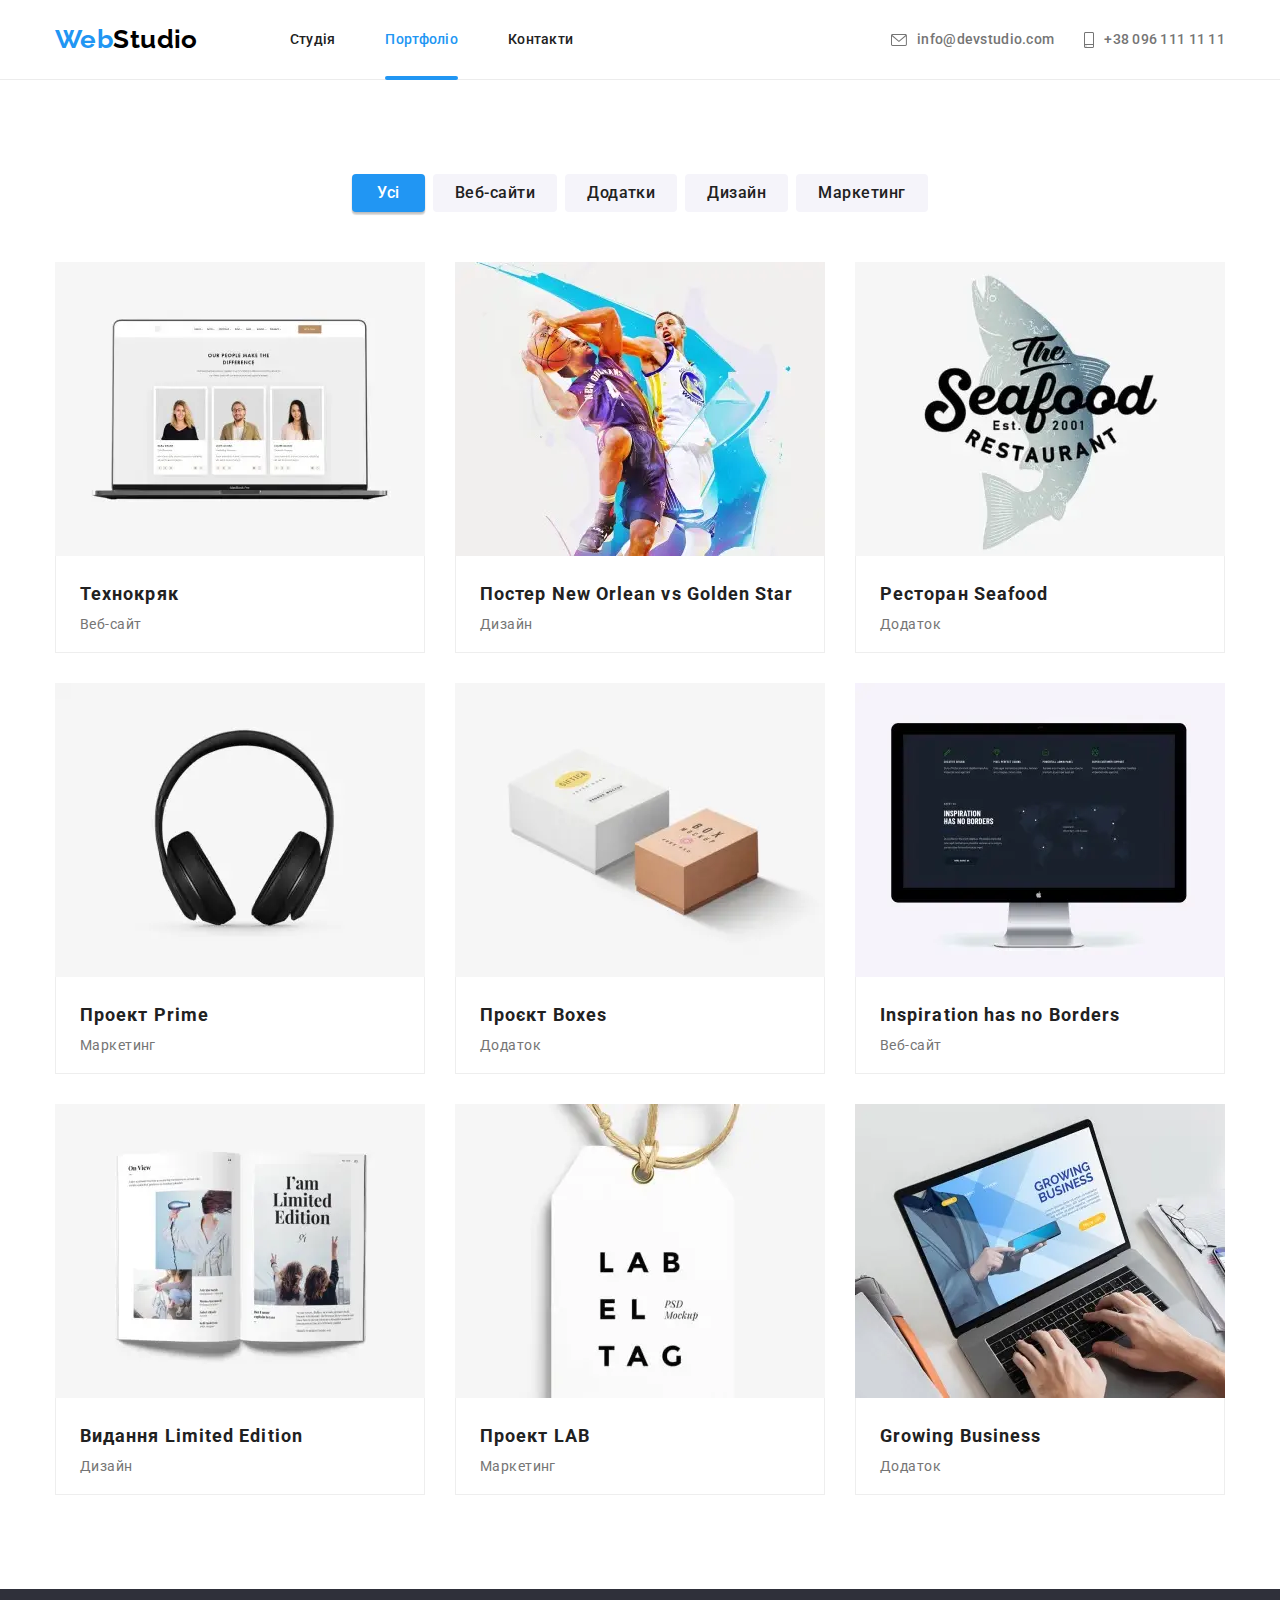
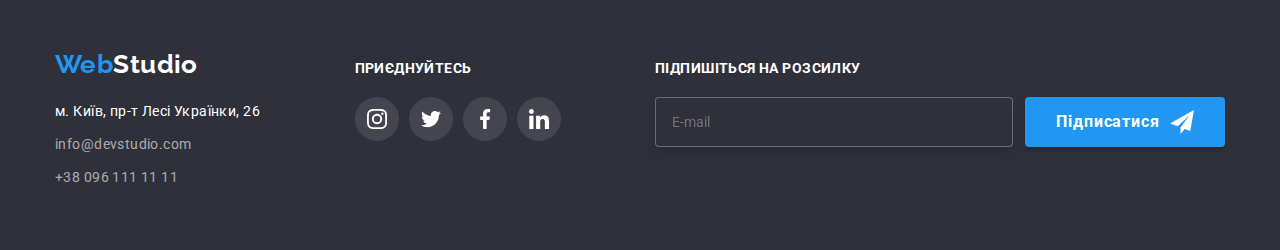
<file: portfolio.html>
<!DOCTYPE html>
<html lang="uk">
<head>
    <meta charset="UTF-8">
    <meta http-equiv="X-UA-Compatible" content="IE=edge">
    <meta name="viewport" content="width=device-width, initial-scale=1.0">
    <title>Портфоліо</title>
    <link href="https://fonts.googleapis.com/css2?family=Raleway:wght@700&family=Roboto:wght@400;500;700;900&display=swap"
        rel="stylesheet">
    <link rel="stylesheet" href="https://cdnjs.cloudflare.com/ajax/libs/modern-normalize/1.1.0/modern-normalize.min.css">
    <link rel="stylesheet" href="./css/main.min.css">
    
    
</head>
<body>
    <header class="page-header">
        <div class="container page-header__container">
            <nav class="site-nav">
                <a class="logo" href="./index.html"><span class="logo_accent">Web</span>Studio</a>
                <ul class="site-nav__links">
                    <li><a class="link " href="./index.html">Студія</a></li>
                    <li><a class="link current-page" href="./portfolio.html">Портфоліо</a></li>
                    <li><a class="link" href="#">Контакти</a></li>
                </ul>
    
                <ul class="contacts">
    
                    <li class="email">
    
                        <a class="link contacts__link" href="mailto:info@devstudio.com">
                            <svg class="contacts__icon" width="16" height="12">
                                <use href="./images/icons.svg#envelope"></use>
                            </svg>info@devstudio.com</a>
                    </li>
    
                    <li class="tel-number">
    
                        <a class="link contacts__link" href="tel:+380961111111">
                            <svg class="contacts__icon" width="10" height="16">
                                <use href="./images/icons.svg#smartphone"></use>
                            </svg>+38 096 111 11 11</a>
                    </li>
    
                </ul>
    
    
            </nav>
            <button class="menu-toggle js-open-menu" aria-expanded="false" aria-controls="mobile-menu">
                <svg class="menu-toggle__open-icon">
                    <use href="./images/icons.svg#menu-toggle-open-icon"></use>
                </svg></button>
        </div>
        <div class="mobile-menu__container js-menu-container" id="mobile-menu">
            <button class="menu-toggle js-close-menu">
                <svg class="menu-toggle__close-icon">
                    <use href="./images/icons.svg#close-menu"></use>
                </svg>
            </button>
    
            <ul class="mobile-menu">
                <li class="mobile-menu__item"><a class="link" href="./index.html">Студія</a></li>
                <li class="mobile-menu__item"><a class="link" href="./portfolio.html">Портфоліо</a></li>
                <li class="mobile-menu__item"><a class="link" href="#">Контакти</a></li>
            </ul>
            <ul class="mobile-menu__contacts">
                <li class="tel-number">
    
                    <a class="link contacts__link" href="tel:+380961111111">
                        +38 096 111 11 11</a>
                </li>
                <li class="email">
    
                    <a class="link contacts__link" href="mailto:info@devstudio.com">
                        info@devstudio.com</a>
                </li>
    
            </ul>
            <ul class="mobile-menu__socials">
                <li class="socials__item">
                    <a class="socials__link link" href="#" rel="noopener noreferrer">Instagram</a>
                </li>
                <li class="socials__item">
                    <a class="socials__link link" href="#" rel="noopener noreferrer">Twitter</a>
                </li>
                <li class="socials__item">
                    <a class="socials__link link" href="#" rel="noopener noreferrer">Facebook</a>
                </li>
                <li class="socials__item">
                    <a class="socials__link link" href="#" rel="noopener noreferrer">LinkedIn</a>
                </li>
            </ul>
        </div>
    
    
    </header>

    <main>
    <section class="projects"> 
        <div class="container">
        <h1 class="hidden-title">Портфоліо</h1>
        <ul class="filters">
            <li><button class="filters__btn filters__btn_current" type="button">Усі</button></li>
            <li><button class="filters__btn" type="button">Веб-сайти</button></li>
            <li><button class="filters__btn" type="button">Додатки</button></li>
            <li><button class="filters__btn" type="button">Дизайн</button></li>
            <li><button class="filters__btn" type="button">Маркетинг</button></li>
        </ul>
        <ul class="project-cards">
            <li class="project-card"> 
                <a class="project-card__link-wrapper" href="#">
                <div class="project-card__img-wrapper">
                    <picture>
                        <source srcset="./images/prj-1-desktop.webp 1x, ./images/prj-1-desktop@2x.webp 2x" media="(min-width: 1200px)"
                            type="image/webp" />
                        <source srcset="./images/prj-1-desktop.jpg 1x, ./images/prj-1-desktop@2x.jpg 2x" media="(min-width: 1200px)" />
                    
                        <source srcset="./images/prj-1-tablet.webp 1x, ./images/prj-1-tablet@2x.webp 2x" media="(min-width: 768px)"
                            type="image/webp" />
                        <source srcset="./images/prj-1-tablet.jpg 1x, ./images/prj-1-tablet@2x.jpg 2x" media="(min-width: 768px)" />
                    
                        <source srcset="./images/prj-1-mobile.webp 1x, ./images/prj-1-mobile@2x.webp 2x" media="(max-width: 767px)"
                            type="image/webp" />
                        <source srcset="./images/prj-1-mobile.jpg 1x, ./images/prj-1-mobile@2x.jpg 2x" media="(max-width: 767px)" />
                    <img src="./images/prj-1-mobile.jpg" alt="сайт на экрані ноутбуку" ></picture>
                <p class="project-card__overlay">Ресурс пропонує комплексні пропозиції з різним рівнем функціоналу та сервісів. Все це дозволить відвідувачу отримати
                вичерпні відомості про компанію чи приватну особу.</p></div>
                <div  class="project-card__border"> <h2 class="project-card__title">Технокряк</h2>
                <p class="project-card__type">Веб-сайт</p>
                </div></a></li>
            <li class="project-card"> 
                <a  class="project-card__link-wrapper" href="#"> 
                <div class="project-card__img-wrapper"> 
                    <picture>
                        <source srcset="./images/prj-2-desktop.webp 1x, ./images/prj-2-desktop@2x.webp 2x" media="(min-width: 1200px)"
                            type="image/webp" />
                        <source srcset="./images/prj-2-desktop.jpg 1x, ./images/prj-2-desktop@2x.jpg 2x" media="(min-width: 1200px)" />
                    
                        <source srcset="./images/prj-2-tablet.webp 1x, ./images/prj-2-tablet@2x.webp 2x" media="(min-width: 768px)"
                            type="image/webp" />
                        <source srcset="./images/prj-2-tablet.jpg 1x, ./images/prj-2-tablet@2x.jpg 2x" media="(min-width: 768px)" />
                    
                        <source srcset="./images/prj-2-mobile.webp 1x, ./images/prj-2-mobile@2x.webp 2x" media="(max-width: 767px)"
                            type="image/webp" />
                        <source srcset="./images/prj-2-mobile.jpg 1x, ./images/prj-2-mobile@2x.jpg 2x" media="(max-width: 767px)" />
                    <img src="./images/prj-2-mobile.jpg" alt="два чоловіка грають в баскетбол" ></picture>
            <p class="project-card__overlay">Ресурс пропонує комплексні пропозиції з різним рівнем функціоналу та сервісів. Все це дозволить
            відвідувачу отримати
            вичерпні відомості про компанію чи приватну особу.</p></div>
                <div class="project-card__border"><h2 class="project-card__title">Постер New Orlean vs Golden Star</h2>
                <p class="project-card__type" >Дизайн</p>
            </div></a>
            </li>
            <li class="project-card">
                <a class="project-card__link-wrapper" href="#">
                    <div class="project-card__img-wrapper">
                        <picture>
                            <source srcset="./images/prj-3-desktop.webp 1x, ./images/prj-3-desktop@2x.webp 2x" media="(min-width: 1200px)"
                                type="image/webp" />
                            <source srcset="./images/prj-3-desktop.jpg 1x, ./images/prj-3-desktop@2x.jpg 2x" media="(min-width: 1200px)" />
                        
                            <source srcset="./images/prj-3-tablet.webp 1x, ./images/prj-3-tablet@2x.webp 2x" media="(min-width: 768px)"
                                type="image/webp" />
                            <source srcset="./images/prj-3-tablet.jpg 1x, ./images/prj-3-tablet@2x.jpg 2x" media="(min-width: 768px)" />
                        
                            <source srcset="./images/prj-3-mobile.webp 1x, ./images/prj-3-mobile@2x.webp 2x" media="(max-width: 767px)"
                                type="image/webp" />
                            <source srcset="./images/prj-3-mobile.jpg 1x, ./images/prj-3-mobile@2x.jpg 2x" media="(max-width: 767px)" />
                        <img src="./images/prj-3-mobile.jpg" alt="логотип рибного ресторану"></picture>
                        <p class="project-card__overlay">Ресурс пропонує комплексні пропозиції з різним рівнем функціоналу та сервісів. Все це
                            дозволить відвідувачу отримати
                            вичерпні відомості про компанію чи приватну особу.</p>
                    </div>
                    <div class="project-card__border">
                        <h2 class="project-card__title">Ресторан Seafood</h2>
                        <p class="project-card__type">Додаток</p>
                    </div>
                </a>
            </li>
            <li class="project-card">
                <a class="project-card__link-wrapper" href="#">
                    <div class="project-card__img-wrapper">
                        <picture>
                            <source srcset="./images/prj-4-desktop.webp 1x, ./images/prj-4-desktop@2x.webp 2x" media="(min-width: 1200px)"
                                type="image/webp" />
                            <source srcset="./images/prj-4-desktop.jpg 1x, ./images/prj-4-desktop@2x.jpg 2x" media="(min-width: 1200px)" />
                        
                            <source srcset="./images/prj-4-tablet.webp 1x, ./images/prj-4-tablet@2x.webp 2x" media="(min-width: 768px)"
                                type="image/webp" />
                            <source srcset="./images/prj-4-tablet.jpg 1x, ./images/prj-4-tablet@2x.jpg 2x" media="(min-width: 768px)" />
                        
                            <source srcset="./images/prj-4-mobile.webp 1x, ./images/prj-4-mobile@2x.webp 2x" media="(max-width: 767px)"
                                type="image/webp" />
                            <source srcset="./images/prj-4-mobile.jpg 1x, ./images/prj-4-mobile@2x.jpg 2x" media="(max-width: 767px)" />
                        <img src="./images/prj-4-mobile.jpg" alt="навушники"></picture>
                        <p class="project-card__overlay">Ресурс пропонує комплексні пропозиції з різним рівнем функціоналу та сервісів. Все це
                            дозволить відвідувачу отримати
                            вичерпні відомості про компанію чи приватну особу.</p>
                    </div>
                    <div class="project-card__border">
                        <h2 class="project-card__title">Проект Prime</h2>
                        <p class="project-card__type">Маркетинг</p>
                    </div>
                </a>
            </li>
            <li class="project-card">
                <a class="project-card__link-wrapper" href="#">
                    <div class="project-card__img-wrapper">
                        <picture>
                            <source srcset="./images/prj-5-desktop.webp 1x, ./images/prj-5-desktop@2x.webp 2x" media="(min-width: 1200px)"
                                type="image/webp" />
                            <source srcset="./images/prj-5-desktop.jpg 1x, ./images/prj-5-desktop@2x.jpg 2x" media="(min-width: 1200px)" />
                        
                            <source srcset="./images/prj-5-tablet.webp 1x, ./images/prj-5-tablet@2x.webp 2x" media="(min-width: 768px)"
                                type="image/webp" />
                            <source srcset="./images/prj-5-tablet.jpg 1x, ./images/prj-5-tablet@2x.jpg 2x" media="(min-width: 768px)" />
                        
                            <source srcset="./images/prj-5-mobile.webp 1x, ./images/prj-5-mobile@2x.webp 2x" media="(max-width: 767px)"
                                type="image/webp" />
                            <source srcset="./images/prj-5-mobile.jpg 1x, ./images/prj-5-mobile@2x.jpg 2x" media="(max-width: 767px)" />
                        <img src="./images/prj-5-mobile.jpg" alt="дві коробки"></picture>
                        <p class="project-card__overlay">Ресурс пропонує комплексні пропозиції з різним рівнем функціоналу та сервісів. Все це
                            дозволить відвідувачу отримати
                            вичерпні відомості про компанію чи приватну особу.</p>
                    </div>
                    <div class="project-card__border">
                        <h2 class="project-card__title">Проєкт Boxes</h2>
                        <p class="project-card__type">Додаток</p>
                    </div>
                </a>
            </li>
            <li class="project-card">
                <a class="project-card__link-wrapper" href="#">
                    <div class="project-card__img-wrapper">
                        <picture>
                            <source srcset="./images/prj-6-desktop.webp 1x, ./images/prj-6-desktop@2x.webp 2x" media="(min-width: 1200px)"
                                type="image/webp" />
                            <source srcset="./images/prj-6-desktop.jpg 1x, ./images/prj-6-desktop@2x.jpg 2x" media="(min-width: 1200px)" />
                        
                            <source srcset="./images/prj-6-tablet.webp 1x, ./images/prj-6-tablet@2x.webp 2x" media="(min-width: 768px)"
                                type="image/webp" />
                            <source srcset="./images/prj-6-tablet.jpg 1x, ./images/prj-6-tablet@2x.jpg 2x" media="(min-width: 768px)" />
                        
                            <source srcset="./images/prj-6-mobile.webp 1x, ./images/prj-6-mobile@2x.webp 2x" media="(max-width: 767px)"
                                type="image/webp" />
                            <source srcset="./images/prj-6-mobile.jpg 1x, ./images/prj-6-mobile@2x.jpg 2x" media="(max-width: 767px)" />
                        <img src="./images/prj-6-mobile.jpg" alt="монітор" ></picture>
                        <p class="project-card__overlay">Ресурс пропонує комплексні пропозиції з різним рівнем функціоналу та сервісів. Все це
                            дозволить відвідувачу отримати
                            вичерпні відомості про компанію чи приватну особу.</p>
                    </div>
                    <div class="project-card__border">
                        <h2 class="project-card__title">Inspiration has no Borders</h2>
                        <p class="project-card__type">Веб-сайт</p>
                    </div>
                </a>
            </li>
            <li class="project-card">
                <a class="project-card__link-wrapper" href="#">
                    <div class="project-card__img-wrapper">
                        <picture>
                            <source srcset="./images/prj-7-desktop.webp 1x, ./images/prj-7-desktop@2x.webp 2x" media="(min-width: 1200px)"
                                type="image/webp" />
                            <source srcset="./images/prj-7-desktop.jpg 1x, ./images/prj-7-desktop@2x.jpg 2x" media="(min-width: 1200px)" />
                        
                            <source srcset="./images/prj-7-tablet.webp 1x, ./images/prj-7-tablet@2x.webp 2x" media="(min-width: 768px)"
                                type="image/webp" />
                            <source srcset="./images/prj-7-tablet.jpg 1x, ./images/prj-7-tablet@2x.jpg 2x" media="(min-width: 768px)" />
                        
                            <source srcset="./images/prj-7-mobile.webp 1x, ./images/prj-7-mobile@2x.webp 2x" media="(max-width: 767px)"
                                type="image/webp" />
                            <source srcset="./images/prj-7-mobile.jpg 1x, ./images/prj-7-mobile@2x.jpg 2x" media="(max-width: 767px)" />
                        <img src="./images/prj-7-mobile.jpg" alt="відкритий журнал" ></picture>
                        <p class="project-card__overlay">Ресурс пропонує комплексні пропозиції з різним рівнем функціоналу та сервісів. Все це
                                        дозволить відвідувачу отримати
                                        вичерпні відомості про компанію чи приватну особу.</p>
                    </div>
                    <div class="project-card__border">
                        <h2 class="project-card__title">Видання Limited Edition</h2>
                        <p class="project-card__type">Дизайн</p>
                    </div>
                </a>
            </li>
            <li class="project-card">
                <a class="project-card__link-wrapper" href="#">
                    <div class="project-card__img-wrapper">
                        <picture>
                            <source srcset="./images/prj-8-desktop.webp 1x, ./images/prj-8-desktop@2x.webp 2x" media="(min-width: 1200px)"
                                type="image/webp" />
                            <source srcset="./images/prj-8-desktop.jpg 1x, ./images/prj-8-desktop@2x.jpg 2x" media="(min-width: 1200px)" />
                        
                            <source srcset="./images/prj-8-tablet.webp 1x, ./images/prj-8-tablet@2x.webp 2x" media="(min-width: 768px)"
                                type="image/webp" />
                            <source srcset="./images/prj-8-tablet.jpg 1x, ./images/prj-8-tablet@2x.jpg 2x" media="(min-width: 768px)" />
                        
                            <source srcset="./images/prj-8-mobile.webp 1x, ./images/prj-8-mobile@2x.webp 2x" media="(max-width: 767px)"
                                type="image/webp" />
                            <source srcset="./images/prj-8-mobile.jpg 1x, ./images/prj-8-mobile@2x.jpg 2x" media="(max-width: 767px)" />
                        <img src="./images/prj-8-mobile.jpg" alt="ярлик бренду" ></picture>
                        <p class="project-card__overlay">Ресурс пропонує комплексні пропозиції з різним рівнем функціоналу та сервісів. Все це
                                        дозволить відвідувачу отримати
                                        вичерпні відомості про компанію чи приватну особу.</p>
                    </div>
                    <div class="project-card__border">
                        <h2 class="project-card__title">Проект LAB</h2>
                        <p class="project-card__type">Маркетинг</p>
                    </div>
                </a>
            </li>
            <li class="project-card">
                <a class="project-card__link-wrapper" href="#">
                    <div class="project-card__img-wrapper">
                        <picture>
                            <source srcset="./images/prj-9-desktop.webp 1x, ./images/prj-9-desktop@2x.webp 2x" media="(min-width: 1200px)"
                                type="image/webp" />
                            <source srcset="./images/prj-9-desktop.jpg 1x, ./images/prj-9-desktop@2x.jpg 2x" media="(min-width: 1200px)" />
                        
                            <source srcset="./images/prj-9-tablet.webp 1x, ./images/prj-9-tablet@2x.webp 2x" media="(min-width: 768px)"
                                type="image/webp" />
                            <source srcset="./images/prj-9-tablet.jpg 1x, ./images/prj-9-tablet@2x.jpg 2x" media="(min-width: 768px)" />
                        
                            <source srcset="./images/prj-9-mobile.webp 1x, ./images/prj-9-mobile@2x.webp 2x " media="(max-width: 767px)"
                                type="image/webp" />
                            <source srcset="./images/prj-9-mobile.jpg 1x, ./images/prj-9-mobile@2x.jpg 2x" media="(max-width: 767px)" />
                        <img src="./images/prj-9-mobile.jpg" alt="зображення сайту на ноутбуці"></picture>
                        <p class="project-card__overlay">Ресурс пропонує комплексні пропозиції з різним рівнем функціоналу та сервісів. Все це
                            дозволить відвідувачу отримати
                            вичерпні відомості про компанію чи приватну особу.</p>
                    </div>
                    <div class="project-card__border">
                        <h2 class="project-card__title">Growing Business</h2>
                        <p class="project-card__type">Додаток</p>
                    </div>
                </a>
            </li>
        </ul>
        </div>
    </section>
    </main>
    <footer class="footer">
        <div class="container">
            <div class="footer__flex-wrapper">
                <div><a class="logo footer__logo" href="./index.html"><span class="logo_accent">Web</span>Studio</a>
                    <address>
                        <ul>
                            <li> <a class="address" href="https://goo.gl/maps/Kr54QGm5XWJGk6s87" target="_blank"
                                    rel="noopener nofollow">м. Київ, пр-т Лесі Українки, 26</a></li>
                            <li> <a class="contacts" href="mailto:info@devstudio.com">info@devstudio.com</a> </li>
                            <li><a class="contacts" href="tel:+380961111111">+38 096 111 11 11</a></li>
                        </ul>
                    </address>
                </div>
                <div class="owner-socials">
                    <p class="owner-socials__title">Приєднуйтесь</p>
                    <ul class="owner-socials__items">
                        <li>
                            <a class="social-btn owner-socials__btn" href="#" rel="noopener noreferrer">
                                <svg class="btn-icon" width="20" height="20">
                                    <use href="./images/icons.svg#instagram"></use>
                                </svg>
                            </a>
                        </li>
                        <li>
                            <a class="social-btn owner-socials__btn" href="#" rel="noopener noreferrer">
                                <svg class="btn-icon" width="20" height="20">
                                    <use href="./images/icons.svg#twitter"></use>
                                </svg>
                            </a>
                        </li>
                        <li>
                            <a class="social-btn owner-socials__btn" href="#" rel="noopener noreferrer">
                                <svg class="btn-icon" width="20" height="20">
                                    <use href="./images/icons.svg#facebook"></use>
                                </svg>
                            </a>
                        </li>
                        <li>
                            <a class="social-btn owner-socials__btn" href="#" rel="noopener noreferrer">
                                <svg class="btn-icon" width="20" height="20">
                                    <use href="./images/icons.svg#linkedin"></use>
                                </svg>
                            </a>
                        </li>
    
                    </ul>
                </div>
    
                <div class="subscription">
                    <form class="subscr-form">
                        <label>
                            <span class="subscr-form__title">Підпишіться на розсилку</span>
                            <input type="email" class="subscr-form__email-field" placeholder="E-mail"
                                name="subscr_user_email" pattern="[a-z0-9._%+-]+@[a-z0-9.-]+\.[a-z]{2,}$" required>
                        </label>
                        <button class="subscr-form__btn button" type="submit">Підписатися
                            <svg class="subscr-form__icon">
                                <use href="./images/icons.svg#icon-send" width="24" height="24"></use>
                            </svg>
                        </button>
                    </form>
                </div>
            </div>
        </div>
    </footer>

</body>
</html>
</file>
<file: css/main.min.css>
:root{--primary-font: "Roboto", sans-serif;--secondary-font: "Raleway", sans-serif;--primary-text-color: #757575;--title-text-color: #212121;--accent-color: #2196f3;--dark-background: #2f303a;--header-border: #ececec;--gray-background: #f5f4fa;--the-lightest: #ffffff;--hero-background: #c4c4c4;--icons-fill: #afb1b8;--overlay-background: rgba(33, 150, 243, 0.9);--transition-dur-and-func: 250ms cubic-bezier(0.4, 0, 0.2, 1)}.subscr-form__btn,.clients__item,.clients__list,.products__lable,.user-consent,.modal-window__close-btn,.social-btn{display:flex;align-items:center;justify-content:center}.hidden-title{position:absolute;white-space:nowrap;width:1px;height:1px;overflow:hidden;border:0;padding:0;clip:rect(0 0 0 0);clip-path:inset(50%);margin:-1px}.is-hidden{visibility:hidden;opacity:0;pointer-events:none;scale:0}@media screen and (min-width: 768px){.current-page{position:relative;color:var(--accent-color)}.current-page::after{content:"";position:absolute;top:calc(100% - 3px);left:0;width:100%;height:4px;background-color:var(--accent-color);border-radius:2px}}body{font-family:var(--primary-font);color:var(--primary-text-color);background-color:var(--the-lightest);font-size:14px;letter-spacing:.03em}ul{margin:0;padding:0;list-style:none}a{text-decoration:none;color:var(--title-text-color)}h1,h2,h3,p{margin:0}img{display:block;max-width:100%;height:auto}.container{width:100%;padding-left:15px;padding-right:15px}.hero .container{width:100%;padding-left:0;padding-right:0}@media screen and (min-width: 480px){.container{margin-left:auto;margin-right:auto}}@media screen and (min-width: 768px){.container{width:768px}}@media screen and (min-width: 1200px){.container{width:1200px}}.logo{font-family:var(--secondary-font);color:#000}.logo_accent{color:var(--accent-color)}@media screen and (max-width: 1199px){.logo{font-weight:700;font-size:24px;line-height:1.17}}@media screen and (min-width: 768px){.logo{margin-right:87px}}@media screen and (min-width: 1200px){.logo{margin-right:92px;font-weight:700;font-size:26px;line-height:1.19}}@media screen and (min-width: 768px){.link{display:block;padding-top:32px;padding-bottom:31px;font-weight:500;font-size:14px;line-height:1.14;letter-spacing:.02em;transition:color var(--transition-dur-and-func)}.link:hover,.link:focus{color:var(--accent-color)}}@media screen and (max-width: 767px){.contacts{display:none}}@media screen and (min-width: 768px){.contacts{display:block;margin-left:auto}.contacts__link{color:var(--primary-text-color)}.contacts__icon{fill:currentColor;margin-right:8px}}@media screen and (max-width: 1199px){.email .contacts__link{padding-top:15px;padding-bottom:5px}.tel-number .contacts__link{padding-top:5px;padding-bottom:15px}}@media screen and (min-width: 1200px){.contacts{display:flex;margin-left:auto;gap:30px;align-items:center;justify-content:center}.contacts__link{display:flex;align-items:center;padding-top:32px;padding-bottom:31px}.contacts__icon{margin-right:10px}}.footer .contacts{display:block;text-align:center;margin-top:8px;font-style:normal;font-weight:400;font-size:14px;line-height:1.71;color:rgba(255,255,255,.6);transition:color var(--transition-dur-and-func)}.footer .contacts:hover,.footer .contacts:focus{color:var(--accent-color)}@media screen and (min-width: 1200px){.footer .contacts{text-align:start;margin-top:9px}}.button{min-width:200px;height:50px;padding:10px;background:var(--accent-color);box-shadow:0px 4px 4px rgba(0,0,0,.15);border-radius:4px;border-style:none;font-family:inherit;font-weight:700;font-size:16px;line-height:1.88;letter-spacing:.06em;color:var(--the-lightest);cursor:pointer}@media screen and (min-width: 1200px){.button{min-width:216px}}.section-title{font-weight:700;font-size:28px;line-height:1.18;color:var(--title-text-color);margin-bottom:30px}@media screen and (min-width: 1200px){.section-title{margin-bottom:50px;font-weight:700;font-size:36px;line-height:1.16}}.socials{display:flex;justify-content:center;gap:10px}.social-btn{width:44px;height:44px;border-radius:50%;transition:background-color var(--transition-dur-and-func),color var(--transition-dur-and-func)}.btn-icon{fill:currentColor}.backdrop{position:fixed;top:0;left:0;width:100%;height:100%;z-index:100;opacity:1;background-color:rgba(0,0,0,.2);transition:opacity var(--transition-dur-and-func)}.backdrop.is-hidden{visibility:hidden;opacity:0;pointer-events:none;scale:0}.modal-window{position:absolute;top:50%;left:50%;transform:translate(-50%, -50%);width:calc(100% - 30px);min-height:581px;padding:40px;scale:1;transition:scale var(--transition-dur-and-func);background-color:var(--the-lightest);box-shadow:0px 1px 3px rgba(0,0,0,.12),0px 1px 1px rgba(0,0,0,.14),0px 2px 1px rgba(0,0,0,.2);border-radius:4px}@media screen and (min-width: 480px)and (max-width: 1199px){.modal-window{width:450px}}@media screen and (min-width: 1200px){.modal-window{width:528px}}.modal-window__close-btn{position:absolute;top:8px;right:8px;width:30px;height:30px;border-radius:50%;padding:0;cursor:pointer;background-color:rgba(0,0,0,0);border:1px solid rgba(0,0,0,.1);transition:fill var(--transition-dur-and-func)}.modal-window__close-btn:hover,.modal-window__close-btn:focus{fill:var(--accent-color)}.modal-form{display:flex;flex-direction:column}.modal-form__title{text-align:center;margin-bottom:12px;font-weight:700;font-size:20px;line-height:1.15;color:var(--title-text-color)}.modal-form__field:nth-child(-n+3){margin-bottom:10px}.modal-form__field-name{display:inline-block;font-weight:400;font-size:12px;line-height:1.17;letter-spacing:.01em;margin-bottom:4px}.modal-form__input{width:100%;height:40px;padding-left:42px;border:1px solid rgba(33,33,33,.2);border-radius:4px;transition:border-color var(--transition-dur-and-func)}.modal-form__input:focus{border-color:var(--accent-color);outline:none}.modal-form__comment-field{margin-bottom:20px}.modal-form__comment{height:120px;width:100%;padding:12px 16px;border:1px solid rgba(33,33,33,.2);border-radius:4px;resize:none;transition:border-color var(--transition-dur-and-func)}.modal-form__comment::placeholder{font-weight:400;font-size:12px;line-height:1.16;letter-spacing:.01em;color:rgba(117,117,117,.5)}.modal-form__comment:focus{border-color:var(--accent-color);outline:none}.modal-form__input-wrapper{position:relative;display:block}.modal-form__icon{position:absolute;left:12px;top:50%;transform:translateY(-50%);transition:fill var(--transition-dur-and-func)}.modal-form__input:focus+.modal-form__icon{fill:var(--accent-color)}.user-consent{margin-bottom:30px}.checkbox{appearance:none;position:absolute}.user-consent__desc{font-weight:400;font-size:12px;line-height:1.17}.user-consent__document{font-weight:400;font-size:12px;line-height:1.17;text-decoration-line:underline;color:var(--accent-color)}.checkbox__item{width:16px;height:15px;margin-right:7px;border:2px solid #212121;border-radius:2px;cursor:pointer}.checkbox:focus+.checkbox__item{box-shadow:0 0 0 2px #095fbf}.checkbox:checked+.checkbox__item{border:none;background-color:var(--accent-color);box-shadow:none}.checkbox__icon{fill:#fff}.modal-form__submit-btn{align-self:center;min-width:200px}@media screen and (max-width: 480px){.user-consent{display:inline-block}}@media screen and (min-width: 1200px){.modal-form__field-name{font-weight:400;font-size:14px;line-height:1.16}.user-consent__desc{font-weight:400;font-size:14px;line-height:1.71}.user-consent__document{font-weight:400;font-size:14px;line-height:1.71}}@media screen and (max-width: 767px){.mobile-menu__container{display:flex;flex-direction:column;justify-content:space-between;position:fixed;top:0;left:0;width:100%;height:100%;padding:48px 40px;z-index:999;background-color:var(--the-lightest);transform:translateX(100%);transition:transform var(--transition-dur-and-func)}.mobile-menu__container.is-open{transform:translateX(0)}.mobile-menu__container .menu-toggle{position:absolute;top:10px;right:15px}.menu-toggle__close-icon{width:40px;height:40px;transition:fill var(--transition-dur-and-func)}.menu-toggle__close-icon:hover,.menu-toggle__close-icon:focus{fill:var(--accent-color)}.mobile-menu__contacts{width:100%;margin-top:auto;margin-bottom:64px}.mobile-menu .link{display:block;font-weight:500;font-size:40px;line-height:1.18;letter-spacing:.02em;transition:color var(--transition-dur-and-func)}.mobile-menu .link:active,.mobile-menu .link:hover,.mobile-menu .link:focus{color:var(--accent-color)}.mobile-menu__item{margin-bottom:32px}.tel-number{margin-bottom:32px;display:inline-block}.tel-number .link{font-weight:500;font-size:34px;line-height:1.18;letter-spacing:.02em;color:var(--accent-color)}.email .link{font-weight:500;font-size:24px;line-height:1.17;letter-spacing:.02em;color:var(--primary-text-color)}.mobile-menu__socials{display:flex;justify-content:flex-start;flex-wrap:wrap;row-gap:5px;align-content:flex-start}.socials__item:not(:last-child){padding-right:10px;border-right:1px solid rgba(33,33,33,.2)}.socials__item:not(:first-child){padding-left:10px}.socials__link{display:block;font-weight:500;font-size:18px;line-height:1.22;letter-spacing:.02em;color:var(--accent-color)}}@media screen and (min-width: 767px){.mobile-menu__container{display:none}}.page-header{border-bottom:1px solid var(--header-border)}@media screen and (max-width: 767px){.page-header{padding-top:10px;padding-bottom:9px}.page-header__container{display:flex;align-items:center;justify-content:space-between}.menu-toggle{line-height:0;border:none;background-color:rgba(0,0,0,0);width:40px;height:40px;padding:0}.menu-toggle__open-icon{width:24px;height:16px;transition:fill var(--transition-dur-and-func)}.menu-toggle__open-icon:hover,.menu-toggle__open-icon:focus{fill:var(--accent-color)}}@media screen and (min-width: 768px){.menu-toggle{display:none}}@media screen and (max-width: 767px){.site-nav__links{display:none}}@media screen and (min-width: 768px){.site-nav{min-width:720px;display:flex;align-items:center}.site-nav__links{display:flex;gap:50px;color:var(--title-text-color)}}.hero{padding-top:118px;padding-bottom:200px;text-align:center}@media screen and (max-width: 767px){.hero .container{width:100%;padding-left:0;padding-right:0}}.hero__background{max-width:1600px;height:400px;margin-left:auto;margin-right:auto;background-color:var(--hero-background);background-image:linear-gradient(to right, rgba(47, 48, 58, 0.4), rgba(47, 48, 58, 0.4)),url(../images/hero-mobile.jpg);background-position:center;background-size:cover;background-repeat:no-repeat}.hero__title{font-weight:900;font-size:26px;line-height:1.62;text-align:center;letter-spacing:.06em;text-transform:uppercase;color:var(--the-lightest);width:360px;margin:0 auto 30px}@media screen and (max-width: 400px){.hero__title{width:260px}}@media screen and (min-device-pixel-ratio: 2)and (max-width: 767px),screen and (min-resolution: 192dpi)and (max-width: 767px),screen and (min-resolution: 2dppx)and (max-width: 767px){.hero__background{background-image:linear-gradient(to right, rgba(47, 48, 58, 0.4), rgba(47, 48, 58, 0.4)),url("../images/hero-mobile@2x.jpg")}}@media screen and (min-width: 768px){.hero__background{background-image:linear-gradient(to right, rgba(47, 48, 58, 0.4), rgba(47, 48, 58, 0.4)),url("../images/hero-tablet.jpg")}}@media screen and (min-device-pixel-ratio: 2)and (min-width: 768px),screen and (min-resolution: 192dpi)and (min-width: 768px),screen and (min-resolution: 2dppx)and (min-width: 768px){.hero__background{background-image:linear-gradient(to right, rgba(47, 48, 58, 0.4), rgba(47, 48, 58, 0.4)),url("../images/hero-tablet@2x.jpg")}}@media screen and (min-width: 1200px){.hero{padding-top:200px}.hero__title{font-weight:900;font-size:44px;line-height:1.36;width:696px}.hero__background{height:600px;background-image:linear-gradient(to right, rgba(47, 48, 58, 0.4), rgba(47, 48, 58, 0.4)),url("../images/hero-desktop.jpg")}}@media screen and (min-device-pixel-ratio: 2)and (min-width: 1200px),screen and (min-resolution: 192dpi)and (min-width: 1200px),screen and (min-resolution: 2dppx)and (min-width: 1200px){.hero__background{background-image:linear-gradient(to right, rgba(47, 48, 58, 0.4), rgba(47, 48, 58, 0.4)),url("../images/hero-desktop@2x.jpg")}}.features{padding-top:60px;padding-bottom:60px}.features__title{text-align:center;font-weight:700;font-size:14px;line-height:1.14;text-transform:uppercase;color:var(--title-text-color);margin-bottom:10px}.features__thumb{height:120px;text-align:center;background-color:var(--gray-background);padding-top:25px;padding-bottom:25px;border-radius:4px;margin-bottom:30px}.features__desc{line-height:1.71}@media screen and (min-width: 480px)and (max-width: 767px){.features__item{width:450px;margin-left:auto;margin-right:auto}}@media screen and (min-width: 767px){.features__list{display:flex;flex-direction:row;flex-wrap:wrap;gap:30px}.features__item{width:354px}.features__title{text-align:start}}@media screen and (min-width: 1200px){.features{padding-top:94px;padding-bottom:94px}.features__item{width:270px}}@media screen and (max-width: 479px){.features__item{width:100%}.features__list{display:flex;flex-direction:column;row-gap:30px;align-items:center}}.products{text-align:center;padding-bottom:94px}.products__list{display:flex}.products__item{position:relative}.products__item:not(:nth-child(3n)){margin-right:30px}.products__lable{position:absolute;bottom:0;width:100%;height:70px;font-weight:700;font-size:1.14;line-height:1.15;text-transform:uppercase;background-color:rgba(47,48,58,.8);color:var(--the-lightest)}@media screen and (max-width: 1199px){.products{display:none}}.team{background-color:var(--gray-background);padding-top:60px;padding-bottom:60px;text-align:center}.team-card{width:450px;align-self:center;background:var(--the-lightest);box-shadow:0px 1px 3px rgba(0,0,0,.12),0px 1px 1px rgba(0,0,0,.14),0px 2px 1px rgba(0,0,0,.2);border-radius:0px 0px 4px 4px}.team-card__wrapper{padding-top:30px;padding-bottom:30px}.team-card__person{font-weight:500;font-size:16px;line-height:1.18;text-align:center;color:var(--title-text-color);margin-bottom:10px}.team-card__desc{font-weight:16px;font-size:1.19;line-height:1.15;text-align:center;margin-bottom:16px}.team-card__social-btn{color:var(--icons-fill)}.team-card__social-btn:hover,.team-card__social-btn:focus{background-color:var(--accent-color);color:var(--the-lightest)}@media screen and (max-width: 479px){.team-card{width:100%}}@media screen and (max-width: 767px){.team-cards{display:flex;flex-direction:column;align-items:center;flex-wrap:wrap;row-gap:30px}}@media screen and (min-width: 768px){.team-cards{display:flex;flex-wrap:wrap;flex-direction:row;gap:30px}.team-card{width:354px}}@media screen and (min-width: 1200px){.team-card{width:270px}.team{padding-top:94px;padding-bottom:94px}}.clients{text-align:center;padding-top:60px;padding-bottom:60px}.clients__list{width:100%;flex-wrap:wrap;gap:30px}.clients__item{width:210px;height:92px;color:var(--icons-fill);border:1px solid var(--icons-fill);border-radius:4px;transition:border-color var(--transition-dur-and-func),color var(--transition-dur-and-func)}.clients__item:hover,.clients__item:focus{border-color:var(--accent-color);color:var(--accent-color)}.clients__logo{fill:currentColor}@media screen and (min-width: 768px){.clients__item{width:226px}}@media screen and (min-width: 1200px){.clients{padding-top:88px;padding-bottom:94px}.clients__list{flex-wrap:nowrap}.clients__item{width:170px}}.projects{padding-top:60px;padding-bottom:60px}@media screen and (min-width: 1200px){.projects{padding-top:94px;padding-bottom:94px}}.filters{display:flex;flex-wrap:wrap;column-gap:8px;row-gap:15px;justify-content:flex-start;margin-bottom:50px}.filters__btn{padding:6px 22px;transition:background-color var(--transition-dur-and-func),color var(--transition-dur-and-func),box-shadow var(--transition-dur-and-func);font-family:inherit;font-weight:500;font-size:16px;line-height:1.62;letter-spacing:.03em;color:var(--title-text-color);background:var(--gray-background);border-radius:4px;border-style:none;cursor:pointer}.filters__btn_current{padding:6px 25px}.filters__btn:hover,.filters__btn:focus,.filters__btn_current{background-color:var(--accent-color);color:var(--the-lightest);box-shadow:0px 3px 1px rgba(0,0,0,.1),0px 1px 2px rgba(0,0,0,.08),0px 2px 2px rgba(0,0,0,.12)}@media screen and (min-width: 620px){.filters{justify-content:center}}.project-cards{display:flex;flex-wrap:wrap;flex-direction:column;gap:30px;align-items:center;justify-items:center}.project-card{max-width:450px}.project-card__border{border:1px solid #eee;border-top:none;padding:20px 24px}.project-card__title{font-weight:700;font-size:18px;line-height:2;letter-spacing:.06em;color:var(--title-text-color);margin-bottom:4px}.project-card__type{font-weight:16px;font-size:1.88;line-height:1.15;color:var(--primary-text-color)}.project-card__link-wrapper{display:block;height:100%;transition:box-shadow var(--transition-dur-and-func)}.project-card__link-wrapper:hover,.project-card__link-wrapper:focus{box-shadow:0px 1px 1px rgba(0,0,0,.12),0px 4px 4px rgba(0,0,0,.06),1px 4px 6px rgba(0,0,0,.16)}.project-card__img-wrapper{position:relative;overflow:hidden}.project-card__overlay{position:absolute;top:0;left:0;overflow:auto;transform:translateY(101%);transition:transform var(--transition-dur-and-func);height:100%;width:100%;padding:62px 24px;font-weight:400;font-size:18px;line-height:1.56;background-color:var(--overlay-background);color:var(--the-lightest)}.project-card__link-wrapper:hover .project-card__overlay,.project-card__link-wrapper:focus .project-card__overlay{transform:translateY(0)}@media screen and (max-width: 479px){.project-card__overlay{padding:30px 24px}}@media screen and (min-width: 768px){.project-cards{align-items:stretch;flex-direction:row}.project-card{max-width:354px}.project-card__link-wrapper{display:flex;flex-direction:column}.project-card__border{flex-grow:1;margin-bottom:auto}}@media screen and (min-width: 1200px){.project-card{max-width:370px}}.footer{background-color:var(--dark-background);padding-top:60px;padding-bottom:60px}.footer__flex-wrapper{display:flex;flex-direction:column;align-items:center;justify-content:center;gap:60px}.footer__logo{color:var(--the-lightest);text-align:center;display:block;margin-bottom:20px;margin-right:0}@media screen and (min-width: 768px){.footer__flex-wrapper{display:flex;flex-direction:row;align-items:baseline;justify-content:center;column-gap:165px;row-gap:60px;flex-wrap:wrap}}@media screen and (min-width: 1200px){.footer__flex-wrapper{flex-wrap:nowrap;gap:0;justify-content:space-between}.footer__logo{text-align:start}}.address{font-style:normal;font-weight:400;font-size:14px;line-height:1.71;color:var(--the-lightest);transition:color var(--transition-dur-and-func)}.address:hover,.address:focus{color:var(--accent-color)}.owner-socials__title{font-weight:700;font-size:14px;line-height:1.14;text-align:center;text-transform:uppercase;color:var(--the-lightest);margin-bottom:20px}.owner-socials__items{display:flex;gap:10px}.owner-socials__btn{color:var(--the-lightest);background-color:rgba(255,255,255,.1);margin-top:0}.owner-socials__btn:hover,.owner-socials__btn:focus{background-color:var(--accent-color)}@media screen and (min-width: 1200px){.owner-socials__title{text-align:start}}.subscr-form__title{text-align:center;display:block;margin-bottom:20px;font-weight:700;font-size:14px;line-height:1.14;text-transform:uppercase;color:var(--the-lightest)}.subscr-form__email-field{height:50px;width:450px;padding:15px 16px;color:var(--the-lightest);background-color:var(--dark-background);border:1px solid rgba(255,255,255,.3);filter:drop-shadow(0px 4px 4px rgba(0, 0, 0, 0.15));border-radius:4px}.subscr-form__btn{margin-right:auto;margin-left:auto;margin-top:20px;min-width:200px;padding:10px 28px}.subscr-form__icon{width:24px;height:24px;margin-left:10px}@media screen and (max-width: 479px){.subscription{width:100%}.subscr-form__email-field{width:100%}}@media screen and (min-width: 1200px){.subscr-form{display:flex;flex-direction:row;align-items:flex-end;gap:12px}.subscr-form__title{text-align:start}.subscr-form__email-field{width:358px}}/*# sourceMappingURL=main.min.css.map */
</file>
